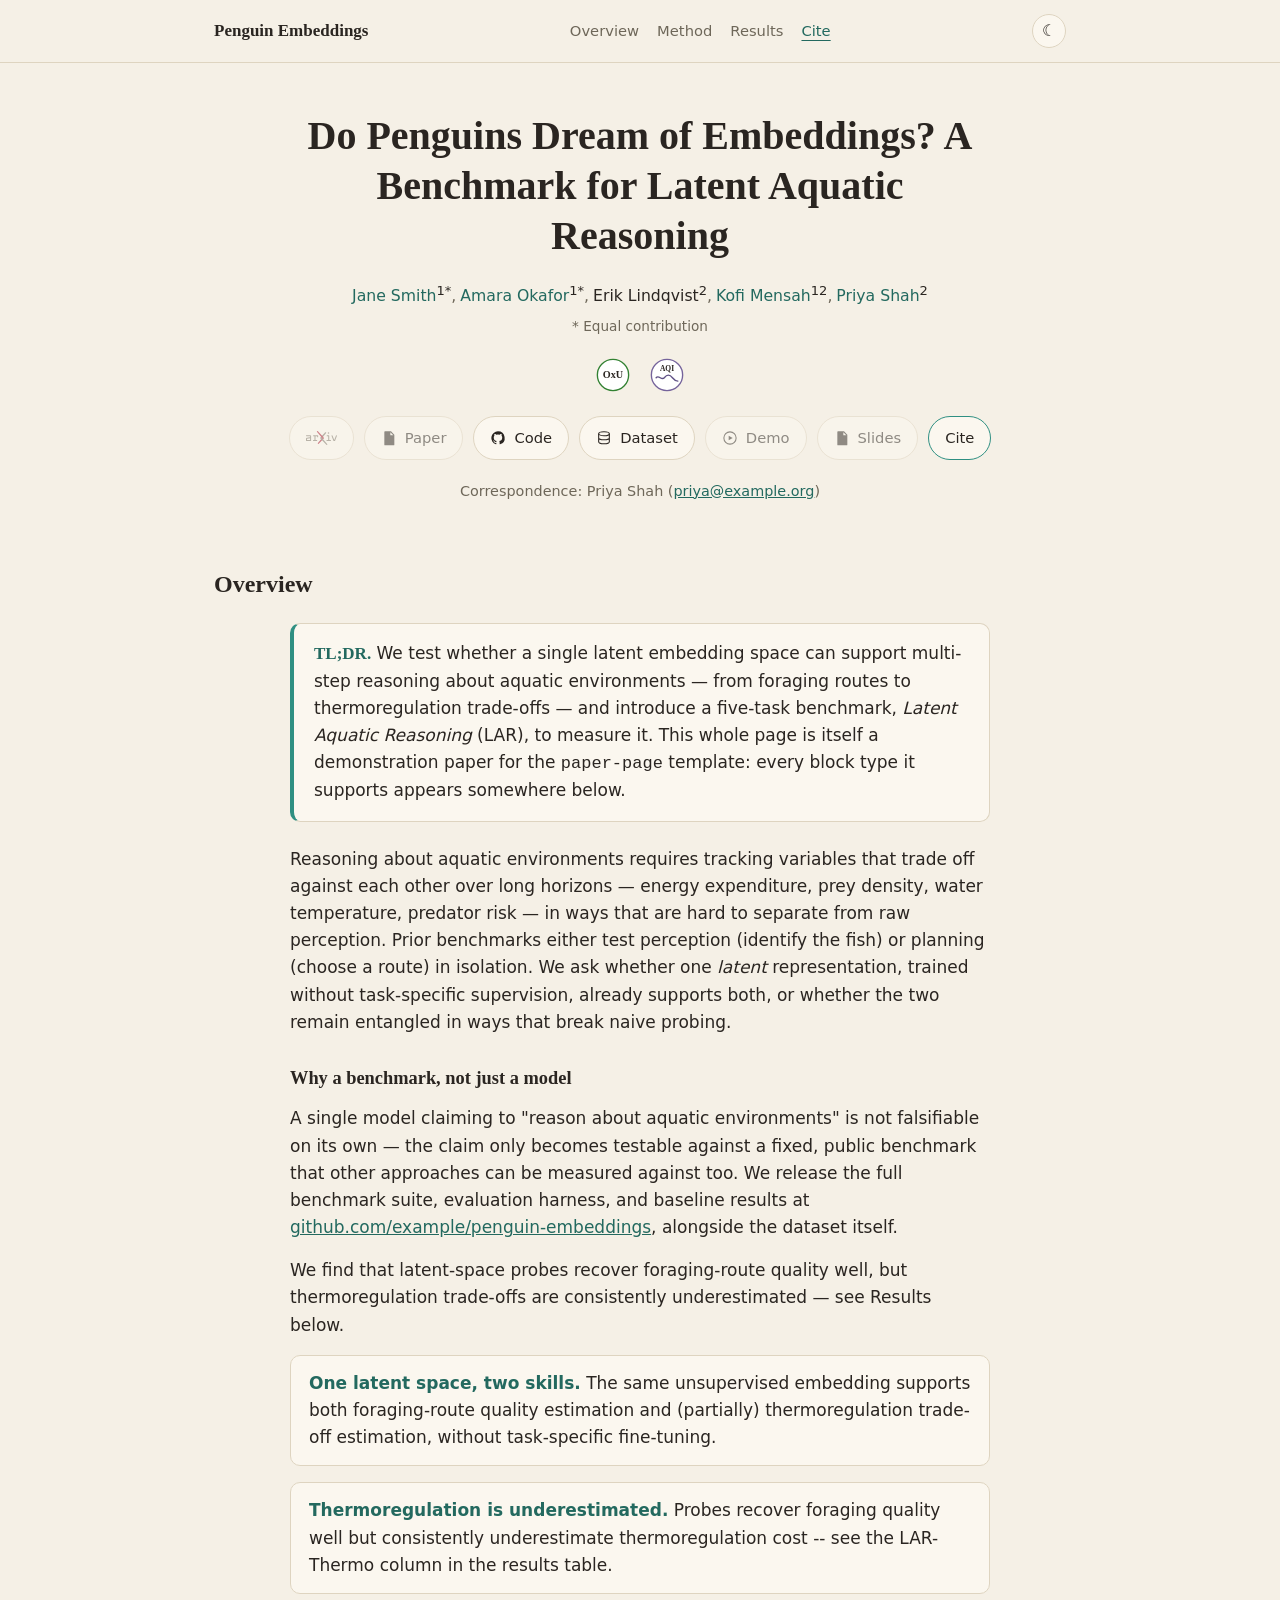
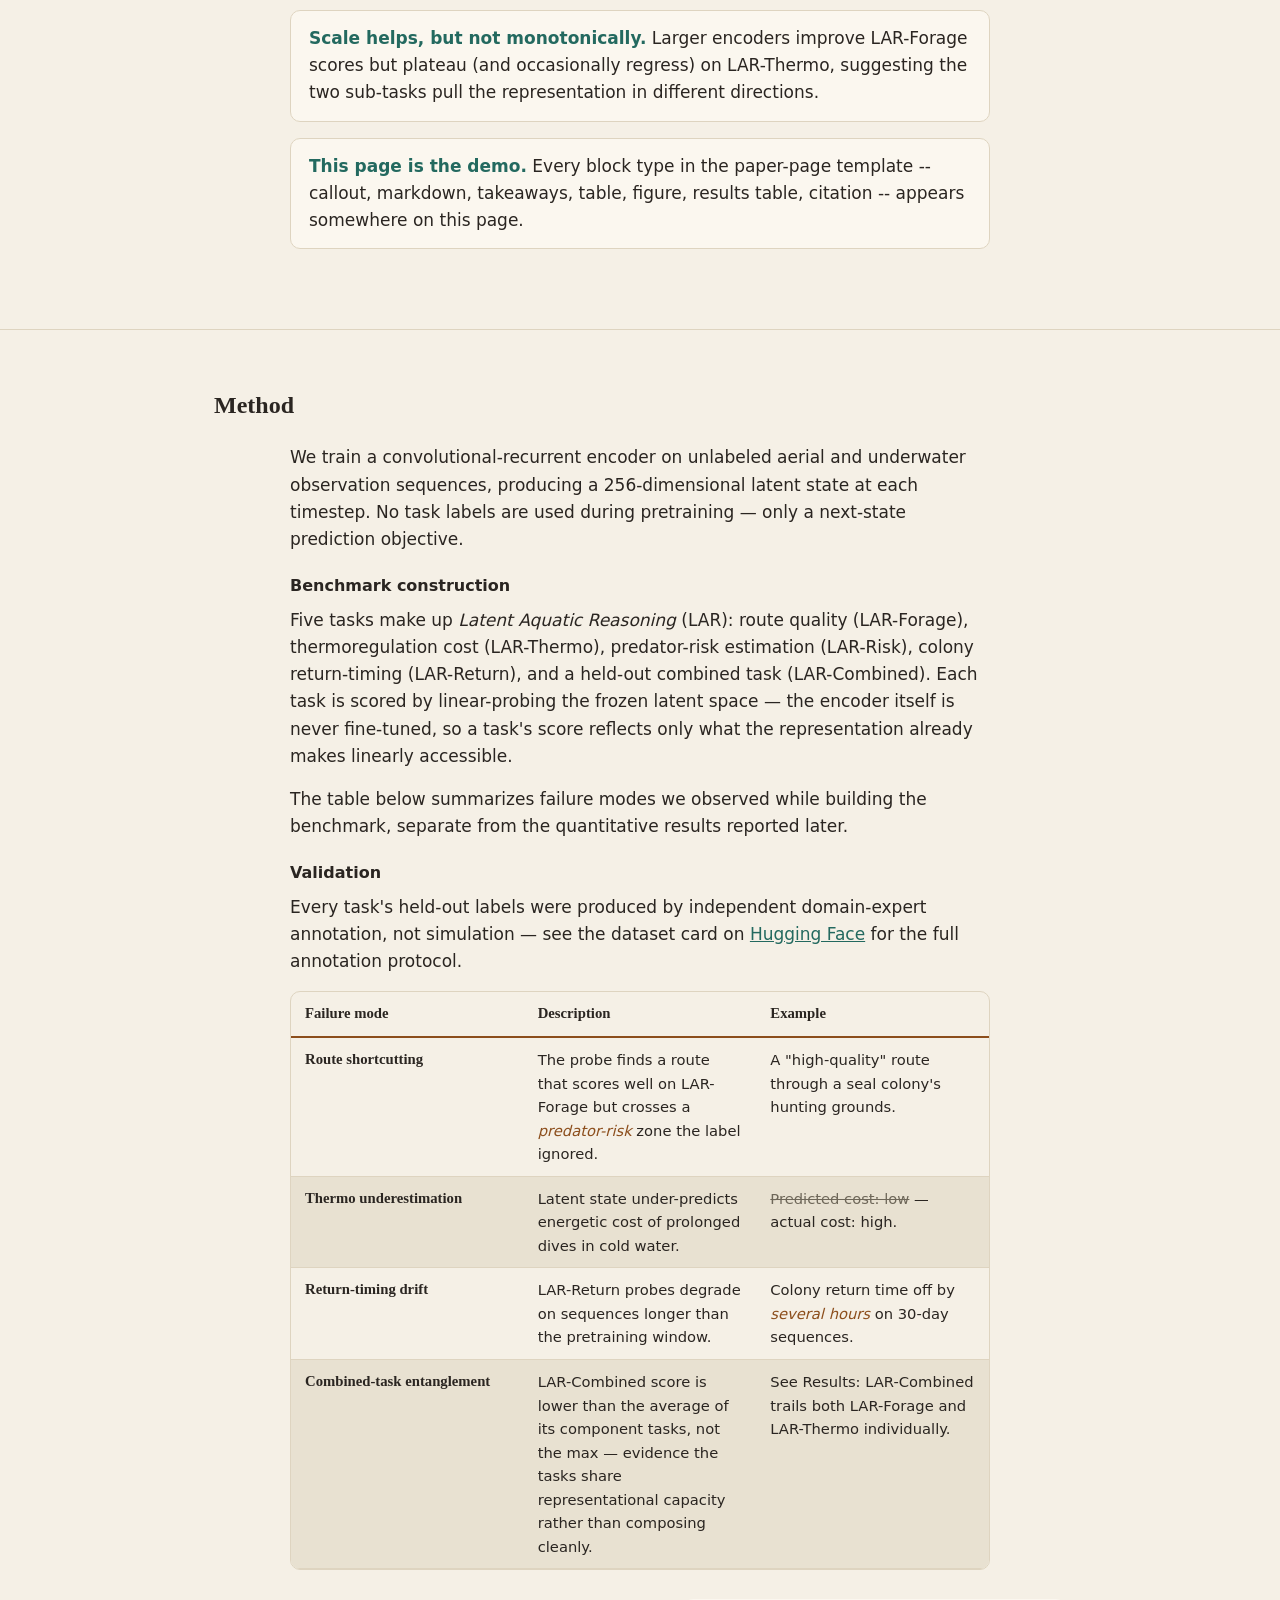
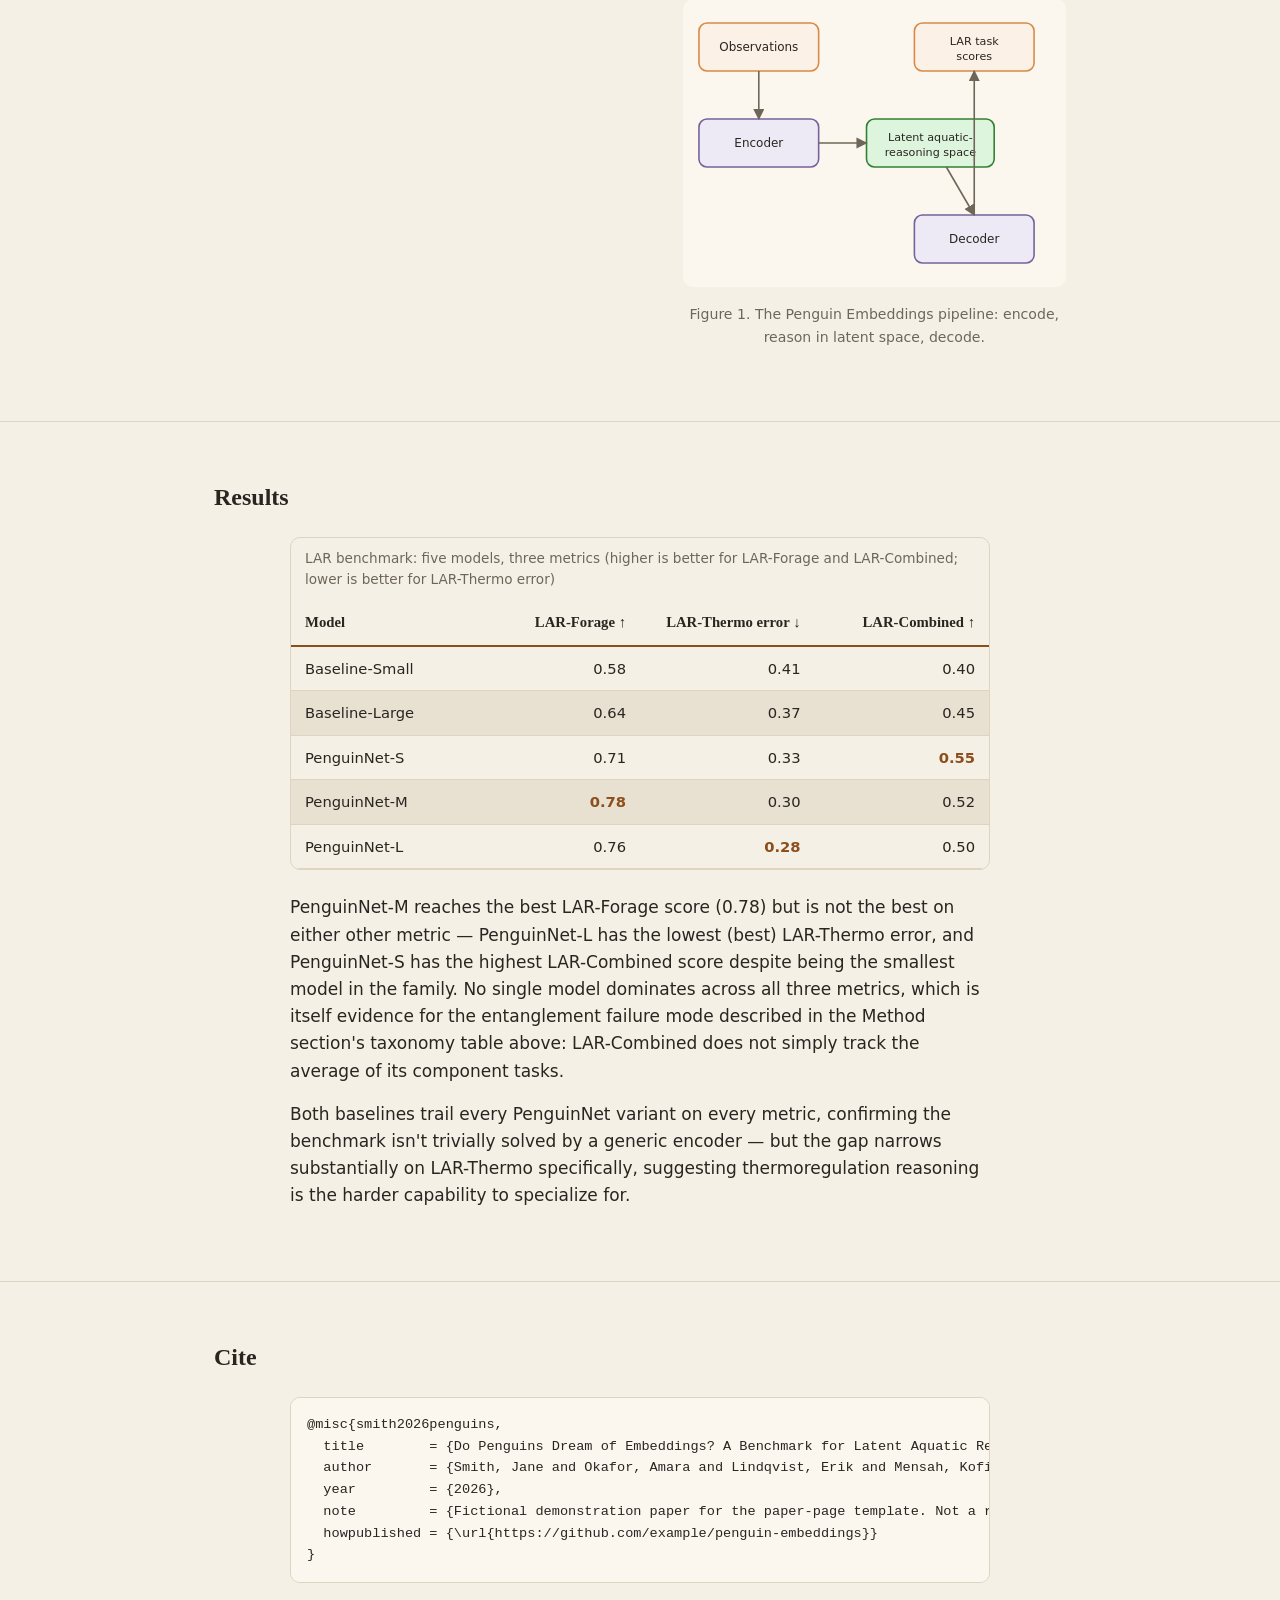
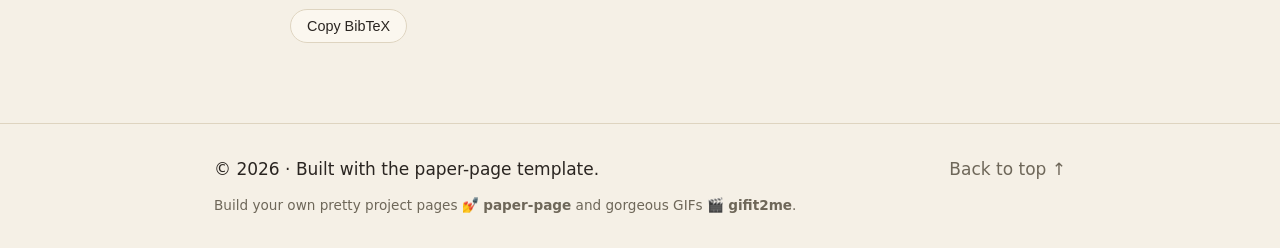
<file: index.html>
<!doctype html>
<html lang="en">
<head>
<meta charset="UTF-8">
<meta name="viewport" content="width=device-width, initial-scale=1.0">

<!-- Favicon -- set once, matches project.yaml's social.favicon by hand until
     scripts/build.py exists to generate this from project.yaml directly
     (see tasks/00-overview.md's "out of scope" note). -->
<link rel="icon" type="image/svg+xml" href="assets/favicon.svg">

<!-- ============================================================
     Metadata below is PLACEHOLDER, hand-authored to match this demo
     paper's own project.yaml (tasks/06-demo-content.md). Forking this
     template today means updating project.yaml AND these tags by hand --
     see docs/01-principles.md #2 and tasks/00-overview.md's "out of
     scope" note. scripts/build.py (future) removes this duplication.
     ============================================================ -->
<!-- meta:start (scripts/setup.py replaces everything up to meta:end) -->
<title>Do Penguins Dream of Embeddings? A Benchmark for Latent Aquatic Reasoning</title>
<meta name="description" content="A benchmark and template demonstration paper testing whether latent embeddings support aquatic reasoning tasks, used here to exercise every block type in the paper-page template.">
<link rel="canonical" href="TODO">

<meta property="og:type" content="article">
<meta property="og:title" content="Do Penguins Dream of Embeddings? A Benchmark for Latent Aquatic Reasoning">
<meta property="og:description" content="A benchmark and template demonstration paper testing whether latent embeddings support aquatic reasoning tasks.">
<meta property="og:image" content="TODO -- absolute URL to assets/og-image.svg">
<meta property="og:url" content="TODO">

<meta name="twitter:card" content="summary_large_image">
<meta name="twitter:title" content="Do Penguins Dream of Embeddings? A Benchmark for Latent Aquatic Reasoning">
<meta name="twitter:description" content="A benchmark and template demonstration paper testing whether latent embeddings support aquatic reasoning tasks.">
<meta name="twitter:image" content="assets/og-image.svg">

<meta name="citation_title" content="Do Penguins Dream of Embeddings? A Benchmark for Latent Aquatic Reasoning">
<meta name="citation_author" content="Smith, Jane">
<meta name="citation_author" content="Okafor, Amara">
<meta name="citation_author" content="Lindqvist, Erik">
<meta name="citation_author" content="Mensah, Kofi">
<meta name="citation_author" content="Shah, Priya">
<!-- meta:end -->

<link rel="stylesheet" href="template/css/style.css">

<!-- Engine scripts, in dependency order -->
<script src="template/js/palettes.js"></script>
<script src="template/js/theme.js"></script>

<!-- ============================================================
     THEME BOOTSTRAP -- applies a default palette + light/dark mode
     before first paint (no flash of unstyled content). render.js
     re-applies the *configured* palette once project.yaml loads -- a
     brief palette swap is possible, not a layout flash. See
     tasks/02-engine-shell.md's accepted tradeoff (build.py, deferred,
     will remove this by inlining the configured palette statically).
     ============================================================ -->
<script>
  (function () {
    try {
      var stored = localStorage.getItem("theme");
      var mode = stored || (window.matchMedia("(prefers-color-scheme: dark)").matches ? "dark" : "light");
      document.documentElement.setAttribute("data-theme", mode);
      if (typeof applyTheme === "function") applyTheme({ palette: "teal", overrides: {} }, mode);
    } catch (e) {
      /* localStorage/matchMedia unavailable -- default light stylesheet applies. */
    }
  })();
</script>
</head>
<body>

<a class="skip-link" href="#main">Skip to content</a>
<div id="scroll-progress" aria-hidden="true"></div>

<header class="site-header">
  <div class="nav-inner">
    <a class="wordmark" id="wordmark" href="#top"></a>
    <nav id="site-nav" aria-label="Section"></nav>
    <button id="theme-toggle" type="button" aria-label="Switch to dark theme" aria-pressed="false">☾</button>
  </div>
</header>

<section id="top" class="hero">
  <div class="wrap">
    <h1 id="hero-title"></h1>
    <ul id="author-list"></ul>
    <p id="equal-contribution-note" hidden>* Equal contribution</p>
    <div id="affiliation-logos"></div>
    <div id="resource-buttons"></div>
    <p id="correspondence" hidden>
      Correspondence: <span id="correspondence-name"></span>
      (<a id="correspondence-email" href="#"></a>)
    </p>
  </div>
</section>

<!-- Entirely built by template/js/render.js from project.yaml's sections[] --
     no per-paper markup belongs here, only what the engine generates. -->
<main id="main"></main>

<footer class="site-footer">
  <div class="wrap">
    <div id="footer-note"></div>
    <a href="#top">Back to top ↑</a>
  </div>
  <div class="wrap footer-credit">
    <p>
      Build your own pretty project pages 💅
      <a href="https://github.com/FJFehr/paper-page"><strong>paper-page</strong></a>
      and gorgeous GIFs 🎬
      <a href="https://github.com/FJFehr/gifit2me"><strong>gifit2me</strong></a>.
    </p>
  </div>
</footer>

<noscript>
  <p style="padding:24px;max-width:700px;margin:0 auto;">
    This page needs JavaScript to load its content (title, authors, sections) from
    project.yaml/authors.yaml/content/. Please enable JavaScript, or see this
    repository's source files directly.
  </p>
</noscript>

<!-- Engine scripts, in dependency order. yaml-lite.js/palettes.js/theme.js are
     loaded in <head> already (palettes.js/theme.js needed pre-paint; yaml-lite.js
     is needed before render.js runs but has no pre-paint role). -->
<script src="template/js/yaml-lite.js"></script>
<script src="template/js/markdown.js"></script>
<script src="template/js/tables.js"></script>
<script src="template/js/results-table.js"></script>
<script src="template/js/blocks.js"></script>
<script src="template/js/people.js"></script>
<script src="template/js/render.js"></script>

</body>
</html>
</file>
<file: template/css/style.css>
/* ============================================================================
   PAPER-PAGE ENGINE STYLESHEET
   ============================================================================
   Every rule below reads colours/fonts/sizes only from the CSS custom
   properties declared under THEME TOKENS. template/js/theme.js overwrites
   those properties at runtime from project.yaml's theme: block (see
   tasks/03-engine-js-foundation.md) -- the literal values in :root and
   [data-theme="dark"] below are only the no-JS fallback (same convention as
   when-rubrics-fail/legal-reward-bench). They default to the "teal" named
   palette (template/js/palettes.js) so a JS-disabled visitor still sees a
   coherent, on-brand page rather than unstyled HTML.
   ============================================================================ */

*, *::before, *::after { box-sizing: border-box; }
html { scroll-padding-top: var(--header-height, 72px); }
body { margin: 0; }

/* ----------------------------------------------------------------------
   THEME TOKENS
   ---------------------------------------------------------------------- */
:root {
  --color-bg: #F5F0E6;
  --color-surface: #FBF7EF;
  --color-text: #2A2521;
  --color-text-muted: #6E6759;
  --color-border: #DED4C0;
  --color-rule: #C9BC9E;
  --color-link: #23695F;
  --color-link-hover: #123F39;
  --color-focus: #23695F;

  --green-dark: #2F8F82;   --green-mid: #5CC2B3;   --green-light: #DAF1EC;   --green-text: #23695F;
  --purple-dark: #75639B;  --purple-mid: #B7A9D6;  --purple-light: #EEEAF5;  --purple-text: #5F5085;
  --orange-dark: #D98A45;  --orange-mid: #F1C38F;  --orange-light: #FBF1E6;  --orange-text: #8C4E1C;

  --font-serif: ui-serif, Georgia, "Iowan Old Style", "Times New Roman", serif;
  --font-sans: system-ui, -apple-system, "Segoe UI", Roboto, sans-serif;
  --font-mono: ui-monospace, SFMono-Regular, Consolas, "Liberation Mono", monospace;
  --font-size-hero-title: clamp(1.7rem, 3.4vw, 2.5rem);
  --font-size-body: 17px;
  --font-size-body-mobile: 16px;

  --content-width: 900px;
  --prose-width: 700px;
  --radius: 10px;
  --radius-pill: 999px;
}

[data-theme="dark"] {
  --color-bg: #1E1A16;
  --color-surface: #28231E;
  --color-text: #EDE6D8;
  --color-text-muted: #A79C8A;
  --color-border: #3A332B;
  --color-rule: #453D33;
  --color-link: #6FAFA5;
  --color-link-hover: #8ED3C8;
  --color-focus: #6FAFA5;

  --green-dark: #5CC2B3;   --green-mid: #5CC2B3;   --green-light: #1C2D2A;   --green-text: #6FAFA5;
  --purple-dark: #B7A9D6;  --purple-mid: #B7A9D6;  --purple-light: #2A2733;  --purple-text: #C6BADF;
  --orange-dark: #D98A45;  --orange-mid: #F1C38F;  --orange-light: #332822;  --orange-text: #E2A468;
}

/* ----------------------------------------------------------------------
   BASE
   ---------------------------------------------------------------------- */
body {
  background: var(--color-bg);
  color: var(--color-text);
  font-family: var(--font-sans);
  font-size: var(--font-size-body);
  line-height: 1.6;
}
a { color: var(--color-link); }
a:hover, a:focus-visible { color: var(--color-link-hover); }
:focus-visible { outline: 2px solid var(--color-focus); outline-offset: 2px; }

.skip-link {
  position: absolute; left: -9999px; top: 0; z-index: 100;
  background: var(--color-surface); color: var(--color-text);
  padding: 10px 16px; border-radius: var(--radius);
}
.skip-link:focus { left: 12px; top: 12px; }

#scroll-progress {
  position: fixed; top: 0; left: 0; height: 2px; width: 0%;
  background: var(--green-dark); z-index: 200; transition: width 80ms linear;
}

.wrap {
  max-width: var(--content-width);
  margin: 0 auto;
  padding: 0 24px;
  display: flow-root; /* contains floated figures */
}

/* ----------------------------------------------------------------------
   HEADER / NAV
   ---------------------------------------------------------------------- */
.site-header {
  position: sticky; top: 0; z-index: 50;
  background: color-mix(in srgb, var(--color-bg), transparent 8%);
  backdrop-filter: blur(6px);
  border-bottom: 1px solid var(--color-border);
}
.nav-inner {
  max-width: var(--content-width); margin: 0 auto; padding: 14px 24px;
  display: flex; align-items: center; justify-content: space-between; gap: 16px;
}
.wordmark { font-family: var(--font-serif); font-weight: 700; text-decoration: none; color: var(--color-text); }
#site-nav { display: flex; align-items: center; gap: 18px; }
#site-nav a { color: var(--color-text-muted); text-decoration: none; font-size: 0.92rem; }
#site-nav a[aria-current="true"] { color: var(--green-text); text-decoration: underline; text-underline-offset: 4px; }
#theme-toggle {
  width: 34px; height: 34px; border-radius: 50%;
  border: 1px solid var(--color-border); background: var(--color-surface); color: var(--color-text);
  cursor: pointer; font-size: 1rem; line-height: 1;
}
#theme-toggle:hover { border-color: var(--green-dark); }

/* ----------------------------------------------------------------------
   HERO
   ---------------------------------------------------------------------- */
.hero { padding: 48px 0 40px; text-align: center; }
#hero-title {
  font-family: var(--font-serif); font-size: var(--font-size-hero-title);
  line-height: 1.25; max-width: var(--prose-width); margin: 0 auto 20px;
}
#author-list { list-style: none; margin: 0 0 8px; padding: 0; display: flex; flex-wrap: wrap; justify-content: center; gap: 0 4px; }
.author { font-size: 0.98rem; }
.author a { text-decoration: none; }
.author a:hover { text-decoration: underline; }
.author-noLink { color: var(--color-text); }
.author-sep { color: var(--color-text-muted); }
#equal-contribution-note { font-size: 0.85rem; color: var(--color-text-muted); margin: 0 0 20px; }

#affiliation-logos { display: flex; align-items: center; justify-content: center; gap: 20px; margin: 4px 0 24px; flex-wrap: wrap; }
#affiliation-logos img { height: 34px; width: auto; }
[data-theme="dark"] #affiliation-logos img.affiliation-logo-invert { filter: invert(1) brightness(1.6); }

#resource-buttons { display: flex; flex-wrap: wrap; justify-content: center; gap: 10px; margin-bottom: 20px; }
.btn {
  display: inline-flex; align-items: center; gap: 8px;
  padding: 9px 16px; border-radius: var(--radius-pill);
  border: 1px solid var(--color-border); background: var(--color-surface);
  color: var(--color-text); text-decoration: none; font-size: 0.92rem;
}
.btn:hover { border-color: var(--green-dark); background: var(--green-light); color: var(--color-text); }
.btn-disabled { opacity: 0.5; cursor: default; }
.btn-disabled:hover { border-color: var(--color-border); background: var(--color-surface); }
.btn-cite { border-color: var(--green-dark); }
.btn-icon { width: 16px; height: 16px; display: inline-block; }
.btn-icon-arxiv { width: auto; height: 14px; }
.visually-hidden {
  position: absolute; width: 1px; height: 1px; padding: 0; margin: -1px;
  overflow: hidden; clip: rect(0,0,0,0); white-space: nowrap; border: 0;
}

#correspondence { font-size: 0.9rem; color: var(--color-text-muted); }
#correspondence a { color: var(--color-link); }

/* ----------------------------------------------------------------------
   MAIN / SECTION RHYTHM
   ---------------------------------------------------------------------- */
main#main > section {
  padding: 56px 0; border-top: 1px solid var(--color-border);
}
/* Consecutive sections that belong to the same logical group in project.yaml
   (i.e. every section except the first rendered) keep this rhythm; the very
   first rendered section reads as a continuation of the hero, not a new
   "chapter" -- no border/top padding. Unlike the current repos' hardcoded
   #overview/#problem/#takeaways rule, this targets the FIRST section render.js
   generates, generically, whatever its id. */
main#main > section:first-child { border-top: none; padding-top: 8px; }

/* Descendant (not just direct-child) selectors -- a section's own title is
   a direct .wrap > h2, but mdBlock's heading pass (template/js/markdown.js)
   can also emit h2/h3/h4 nested one level deeper inside a block's own
   container div, and both should read consistently. */
main#main h2 {
  font-family: var(--font-serif); font-size: 1.5rem; margin: 0 0 20px;
}
main#main h3 {
  font-family: var(--font-serif); font-size: 1.15rem; margin: 28px 0 12px;
}
main#main h4 {
  font-family: var(--font-sans); font-size: 1rem; font-weight: 700; margin: 20px 0 8px;
}

.prose, .block-markdown {
  max-width: var(--prose-width); margin: 0 auto;
}
.prose p, .block-markdown p { margin: 0 0 16px; }
.prose ul, .prose ol, .block-markdown ul, .block-markdown ol { max-width: var(--prose-width); margin: 0 auto 16px; padding-left: 1.4em; }

.block-unsupported {
  max-width: var(--prose-width); margin: 0 auto 16px;
  padding: 12px 16px; border: 1px dashed var(--color-border); border-radius: var(--radius);
  color: var(--color-text-muted); font-size: 0.9rem;
}

/* ----------------------------------------------------------------------
   FIGURES
   ---------------------------------------------------------------------- */
figure { max-width: var(--prose-width); margin: 24px auto; text-align: center; }
figure img { max-width: 100%; border-radius: var(--radius); }
figcaption { font-size: 0.88rem; color: var(--color-text-muted); margin-top: 8px; }

.fig-left, .fig-right { max-width: 45%; margin-bottom: 1em; }
.fig-left { float: left; margin: 0.3em 24px 1em 0; }
.fig-right { float: right; margin: 0.3em 0 1em 24px; }

/* ----------------------------------------------------------------------
   TABLES (qualitative + results)
   ---------------------------------------------------------------------- */
.table-scroll {
  max-width: var(--prose-width); margin: 0 auto 24px;
  border: 1px solid var(--color-border); border-radius: var(--radius);
  overflow-x: auto;
}
.md-table { table-layout: fixed; width: 100%; min-width: 480px; border-collapse: collapse; font-size: 0.92rem; }
.md-table caption { text-align: left; padding: 10px 14px; font-size: 0.85rem; color: var(--color-text-muted); }
.md-table thead th {
  font-family: var(--font-serif); font-weight: 700; text-align: left;
  padding: 10px 14px; border-bottom: 2px solid var(--orange-text);
}
.md-table td { padding: 10px 14px; border-bottom: 1px solid var(--color-border); vertical-align: top; }
.md-table tbody tr:nth-child(even) td {
  background: color-mix(in srgb, var(--color-bg), var(--color-border) 55%);
}
[data-theme="dark"] .md-table tbody tr:nth-child(even) td { background: var(--color-surface); }
.md-table-key { font-family: var(--font-serif); font-weight: 700; }
.md-table em { font-style: italic; color: var(--orange-text); }
.md-table s { color: var(--color-text-muted); }

.results-table td[data-col-type="number"], .results-table th[data-col-type="number"] {
  text-align: right; font-variant-numeric: tabular-nums;
}
.results-table td.best { font-weight: 700; color: var(--orange-text); }

@media (max-width: 600px) {
  .md-table td:nth-child(3), .md-table th:nth-child(3) { display: none; }
  .md-table td, .md-table thead th { padding: 8px 10px; font-size: 0.85rem; }
  .fig-left, .fig-right { float: none; max-width: var(--prose-width); margin: 0.3em auto 1em; text-align: center; }
}

/* ----------------------------------------------------------------------
   TAKEAWAYS
   ---------------------------------------------------------------------- */
.takeaways-grid {
  display: flex; flex-direction: column; gap: 16px;
  max-width: var(--prose-width); margin: 0 auto 24px;
}
.takeaway {
  display: block; background: var(--color-surface); border: 1px solid var(--color-border);
  border-radius: var(--radius); padding: 14px 18px; text-decoration: none; color: inherit;
}
a.takeaway:hover, a.takeaway:focus-visible { background: var(--green-light); border-color: var(--green-dark); }
.takeaway strong { color: var(--green-text); }

/* ----------------------------------------------------------------------
   CALLOUT
   ---------------------------------------------------------------------- */
.callout {
  max-width: var(--prose-width); margin: 0 auto 24px;
  background: var(--color-surface); border: 1px solid var(--color-border);
  border-left: 4px solid var(--green-dark); border-radius: var(--radius);
  padding: 16px 20px;
}
.callout p { margin: 0 0 10px; }
.callout p:last-child { margin-bottom: 0; }
.callout strong { color: var(--green-text); font-family: var(--font-serif); }
.callout-tldr { border-left-color: var(--green-dark); }

/* ----------------------------------------------------------------------
   CITATION
   ---------------------------------------------------------------------- */
.citation-block { max-width: var(--prose-width); margin: 0 auto; }
#bibtex-block {
  background: var(--color-surface); border: 1px solid var(--color-border); border-radius: var(--radius);
  padding: 16px; font-family: var(--font-mono); font-size: 0.85rem; overflow-x: auto; white-space: pre;
}
#copy-bibtex-btn {
  margin-top: 12px; padding: 8px 16px; border-radius: var(--radius-pill);
  border: 1px solid var(--color-border); background: var(--color-surface); color: var(--color-text);
  cursor: pointer; font-size: 0.9rem;
}
#copy-bibtex-btn.copied { border-color: var(--green-dark); color: var(--green-text); }

/* ----------------------------------------------------------------------
   FOOTER
   ---------------------------------------------------------------------- */
.site-footer { border-top: 1px solid var(--color-border); padding: 32px 0; margin-top: 24px; }
.site-footer .wrap { display: flex; justify-content: space-between; gap: 16px; flex-wrap: wrap; }
.site-footer a { color: var(--color-text-muted); text-decoration: none; }
.site-footer a:hover { color: var(--color-link); }
.footer-credit { margin-top: 12px; justify-content: flex-start; }
.footer-credit p { margin: 0; font-size: 0.85rem; color: var(--color-text-muted); }

/* ----------------------------------------------------------------------
   RESPONSIVE
   ---------------------------------------------------------------------- */
@media (max-width: 768px) {
  main#main > section { padding: 40px 0; }
  .nav-inner { flex-wrap: wrap; }
  #site-nav { gap: 12px; }
}
@media (max-width: 480px) {
  body { font-size: var(--font-size-body-mobile); }
  .hero { padding-top: 32px; }
  #resource-buttons { gap: 8px; }
}
@media (prefers-reduced-motion: reduce) { html { scroll-behavior: auto; } }
@media (prefers-reduced-motion: no-preference) { html { scroll-behavior: smooth; } }
</file>
